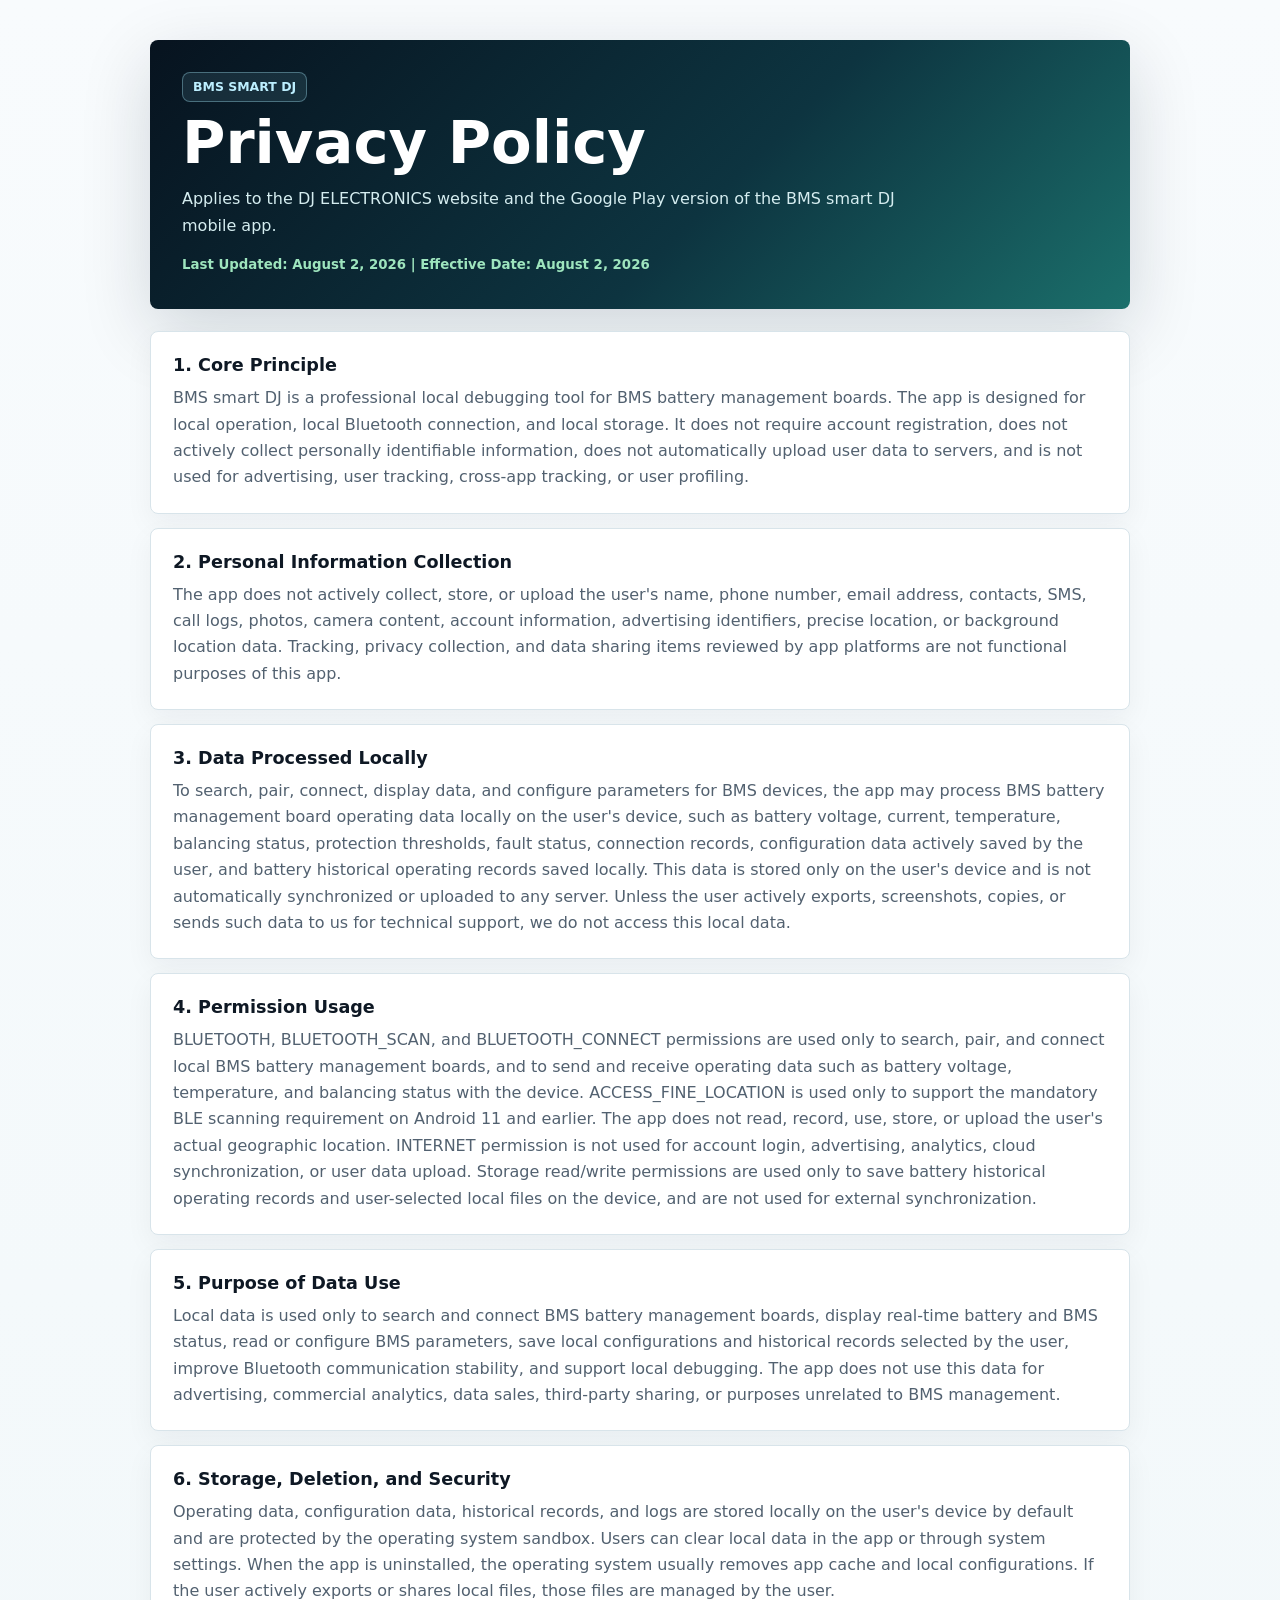
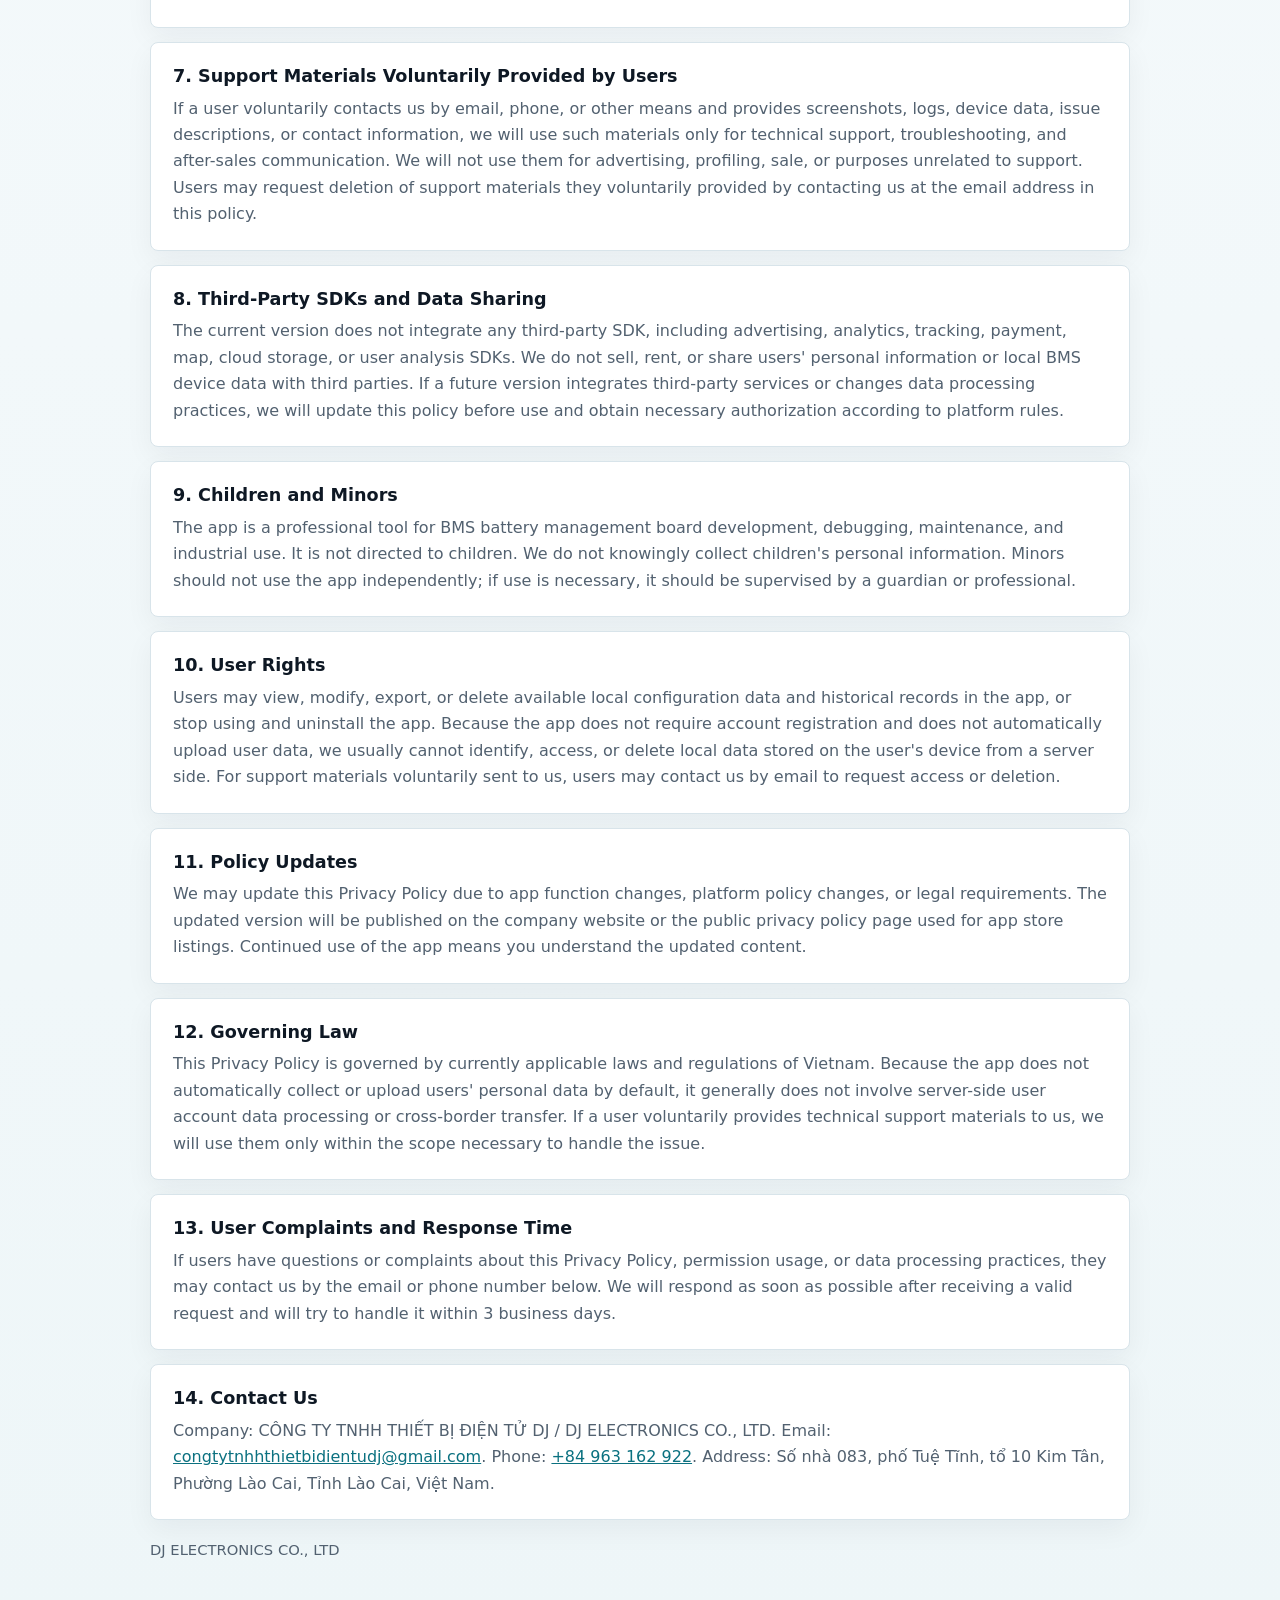
<file: privacy.html>
<!doctype html>
<html lang="en">
  <head>
    <meta charset="UTF-8" />
    <meta name="viewport" content="width=device-width, initial-scale=1.0" />
    <meta
      name="description"
      content="Privacy Policy for BMS smart DJ by DJ ELECTRONICS CO., LTD."
    />
    <title>Privacy Policy | BMS smart DJ</title>
    <style>
      :root {
        color-scheme: light;
        --ink: #0e1824;
        --muted: #526170;
        --line: #d8e4ea;
        --panel: #ffffff;
        --soft: #f3f8fb;
        --brand: #0b7180;
        --dark: #07131f;
        font-family: Inter, ui-sans-serif, system-ui, -apple-system, BlinkMacSystemFont, "Segoe UI", sans-serif;
      }

      * {
        box-sizing: border-box;
      }

      body {
        margin: 0;
        background: linear-gradient(180deg, #f8fbfd 0%, #eef6f8 100%);
        color: var(--ink);
        line-height: 1.65;
      }

      a {
        color: var(--brand);
      }

      .shell {
        width: min(980px, calc(100% - 32px));
        margin: 0 auto;
        padding: 40px 0 56px;
      }

      .hero {
        padding: 32px;
        border-radius: 8px;
        background: linear-gradient(135deg, #07131f, #0d3440 58%, #1b6f6b);
        color: #fff;
        box-shadow: 0 22px 70px rgba(8, 26, 43, 0.16);
      }

      .eyebrow {
        display: inline-flex;
        min-height: 30px;
        align-items: center;
        padding: 0 10px;
        border: 1px solid rgba(169, 238, 255, 0.34);
        border-radius: 8px;
        background: rgba(160, 231, 255, 0.1);
        color: #bdefff;
        font-size: 0.78rem;
        font-weight: 800;
        text-transform: uppercase;
      }

      h1 {
        margin: 10px 0 12px;
        font-size: clamp(2rem, 5vw, 3.7rem);
        line-height: 1.05;
      }

      .hero p {
        max-width: 760px;
        margin: 0 0 12px;
        color: #d5edf0;
      }

      .hero small {
        color: #9ee5be;
        font-weight: 800;
      }

      .content {
        display: grid;
        gap: 14px;
        margin-top: 22px;
      }

      article {
        padding: 22px;
        border: 1px solid var(--line);
        border-radius: 8px;
        background: var(--panel);
        box-shadow: 0 10px 28px rgba(8, 26, 43, 0.05);
      }

      h2 {
        margin: 0 0 8px;
        font-size: 1.1rem;
        line-height: 1.3;
      }

      p {
        margin: 0;
        color: var(--muted);
      }

      .footer {
        margin-top: 18px;
        color: var(--muted);
        font-size: 0.92rem;
      }

      @media (max-width: 560px) {
        .shell {
          width: min(100% - 28px, 980px);
          padding-top: 24px;
        }

        .hero,
        article {
          padding: 18px;
        }
      }
    </style>
  </head>
  <body>
    <main class="shell">
      <section class="hero">
        <span class="eyebrow">BMS smart DJ</span>
        <h1>Privacy Policy</h1>
        <p>Applies to the DJ ELECTRONICS website and the Google Play version of the BMS smart DJ mobile app.</p>
        <small>Last Updated: August 2, 2026 | Effective Date: August 2, 2026</small>
      </section>

      <section class="content" aria-label="Privacy Policy sections">
        <article>
          <h2>1. Core Principle</h2>
          <p>BMS smart DJ is a professional local debugging tool for BMS battery management boards. The app is designed for local operation, local Bluetooth connection, and local storage. It does not require account registration, does not actively collect personally identifiable information, does not automatically upload user data to servers, and is not used for advertising, user tracking, cross-app tracking, or user profiling.</p>
        </article>

        <article>
          <h2>2. Personal Information Collection</h2>
          <p>The app does not actively collect, store, or upload the user's name, phone number, email address, contacts, SMS, call logs, photos, camera content, account information, advertising identifiers, precise location, or background location data. Tracking, privacy collection, and data sharing items reviewed by app platforms are not functional purposes of this app.</p>
        </article>

        <article>
          <h2>3. Data Processed Locally</h2>
          <p>To search, pair, connect, display data, and configure parameters for BMS devices, the app may process BMS battery management board operating data locally on the user's device, such as battery voltage, current, temperature, balancing status, protection thresholds, fault status, connection records, configuration data actively saved by the user, and battery historical operating records saved locally. This data is stored only on the user's device and is not automatically synchronized or uploaded to any server. Unless the user actively exports, screenshots, copies, or sends such data to us for technical support, we do not access this local data.</p>
        </article>

        <article>
          <h2>4. Permission Usage</h2>
          <p>BLUETOOTH, BLUETOOTH_SCAN, and BLUETOOTH_CONNECT permissions are used only to search, pair, and connect local BMS battery management boards, and to send and receive operating data such as battery voltage, temperature, and balancing status with the device. ACCESS_FINE_LOCATION is used only to support the mandatory BLE scanning requirement on Android 11 and earlier. The app does not read, record, use, store, or upload the user's actual geographic location. INTERNET permission is not used for account login, advertising, analytics, cloud synchronization, or user data upload. Storage read/write permissions are used only to save battery historical operating records and user-selected local files on the device, and are not used for external synchronization.</p>
        </article>

        <article>
          <h2>5. Purpose of Data Use</h2>
          <p>Local data is used only to search and connect BMS battery management boards, display real-time battery and BMS status, read or configure BMS parameters, save local configurations and historical records selected by the user, improve Bluetooth communication stability, and support local debugging. The app does not use this data for advertising, commercial analytics, data sales, third-party sharing, or purposes unrelated to BMS management.</p>
        </article>

        <article>
          <h2>6. Storage, Deletion, and Security</h2>
          <p>Operating data, configuration data, historical records, and logs are stored locally on the user's device by default and are protected by the operating system sandbox. Users can clear local data in the app or through system settings. When the app is uninstalled, the operating system usually removes app cache and local configurations. If the user actively exports or shares local files, those files are managed by the user.</p>
        </article>

        <article>
          <h2>7. Support Materials Voluntarily Provided by Users</h2>
          <p>If a user voluntarily contacts us by email, phone, or other means and provides screenshots, logs, device data, issue descriptions, or contact information, we will use such materials only for technical support, troubleshooting, and after-sales communication. We will not use them for advertising, profiling, sale, or purposes unrelated to support. Users may request deletion of support materials they voluntarily provided by contacting us at the email address in this policy.</p>
        </article>

        <article>
          <h2>8. Third-Party SDKs and Data Sharing</h2>
          <p>The current version does not integrate any third-party SDK, including advertising, analytics, tracking, payment, map, cloud storage, or user analysis SDKs. We do not sell, rent, or share users' personal information or local BMS device data with third parties. If a future version integrates third-party services or changes data processing practices, we will update this policy before use and obtain necessary authorization according to platform rules.</p>
        </article>

        <article>
          <h2>9. Children and Minors</h2>
          <p>The app is a professional tool for BMS battery management board development, debugging, maintenance, and industrial use. It is not directed to children. We do not knowingly collect children's personal information. Minors should not use the app independently; if use is necessary, it should be supervised by a guardian or professional.</p>
        </article>

        <article>
          <h2>10. User Rights</h2>
          <p>Users may view, modify, export, or delete available local configuration data and historical records in the app, or stop using and uninstall the app. Because the app does not require account registration and does not automatically upload user data, we usually cannot identify, access, or delete local data stored on the user's device from a server side. For support materials voluntarily sent to us, users may contact us by email to request access or deletion.</p>
        </article>

        <article>
          <h2>11. Policy Updates</h2>
          <p>We may update this Privacy Policy due to app function changes, platform policy changes, or legal requirements. The updated version will be published on the company website or the public privacy policy page used for app store listings. Continued use of the app means you understand the updated content.</p>
        </article>

        <article>
          <h2>12. Governing Law</h2>
          <p>This Privacy Policy is governed by currently applicable laws and regulations of Vietnam. Because the app does not automatically collect or upload users' personal data by default, it generally does not involve server-side user account data processing or cross-border transfer. If a user voluntarily provides technical support materials to us, we will use them only within the scope necessary to handle the issue.</p>
        </article>

        <article>
          <h2>13. User Complaints and Response Time</h2>
          <p>If users have questions or complaints about this Privacy Policy, permission usage, or data processing practices, they may contact us by the email or phone number below. We will respond as soon as possible after receiving a valid request and will try to handle it within 3 business days.</p>
        </article>

        <article>
          <h2>14. Contact Us</h2>
          <p>Company: CÔNG TY TNHH THIẾT BỊ ĐIỆN TỬ DJ / DJ ELECTRONICS CO., LTD. Email: <a href="mailto:congtytnhhthietbidientudj@gmail.com">congtytnhhthietbidientudj@gmail.com</a>. Phone: <a href="tel:+84963162922">+84 963 162 922</a>. Address: Số nhà 083, phố Tuệ Tĩnh, tổ 10 Kim Tân, Phường Lào Cai, Tỉnh Lào Cai, Việt Nam.</p>
        </article>
      </section>

      <p class="footer">DJ ELECTRONICS CO., LTD</p>
    </main>
  </body>
</html>
</file>
